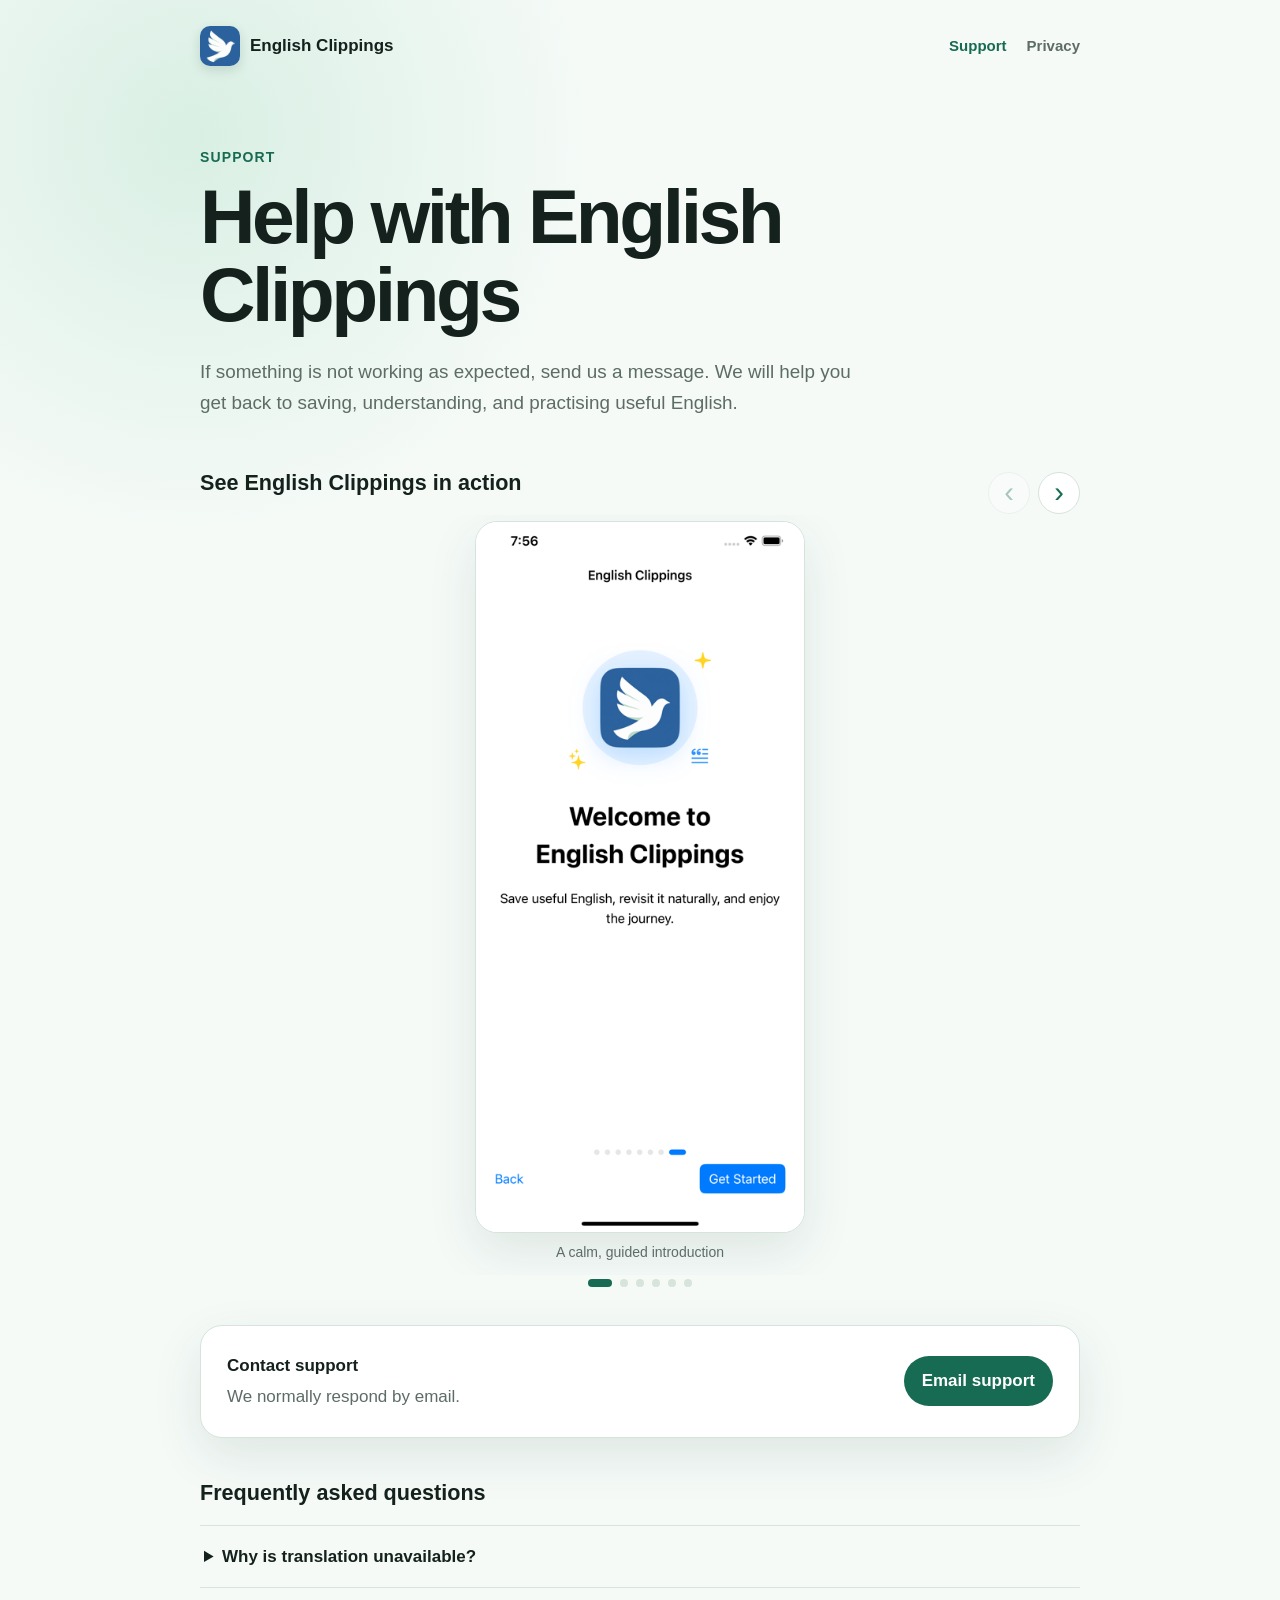
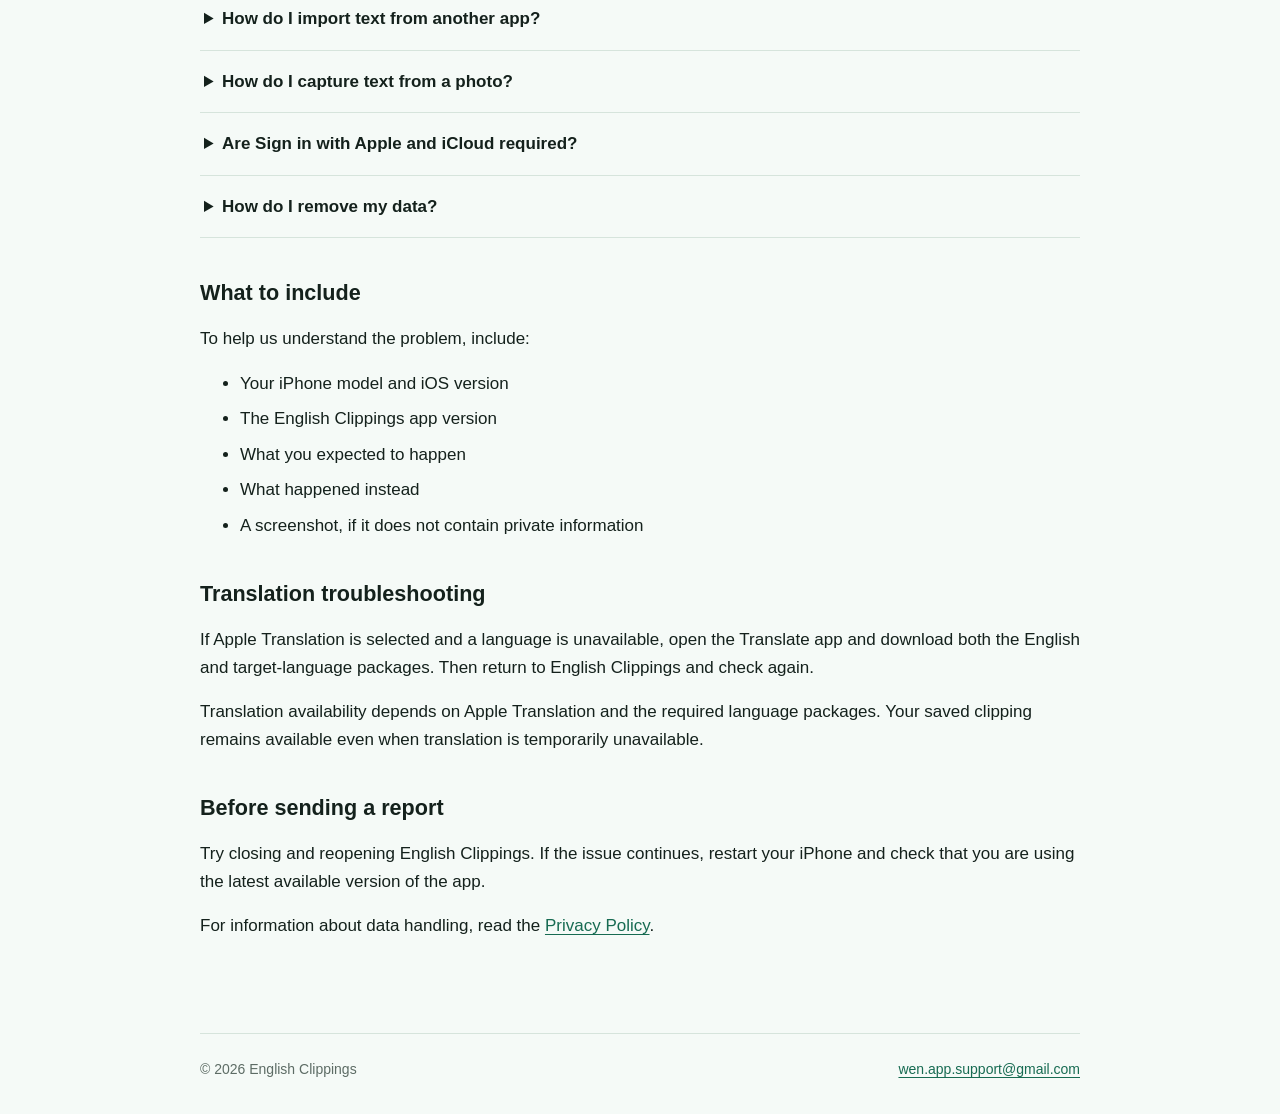
<file: index.html>
<!doctype html>
<html lang="en-AU">
  <head>
    <meta charset="utf-8">
    <meta name="viewport" content="width=device-width, initial-scale=1">
    <meta name="description" content="Get help with English Clippings.">
    <meta name="theme-color" content="#176b52">
    <meta property="og:type" content="website">
    <meta property="og:title" content="English Clippings">
    <meta property="og:description" content="Save useful English, understand highlighted words, and practise naturally.">
    <meta property="og:url" content="https://englishclippingsapp.github.io/">
    <meta property="og:image" content="https://englishclippingsapp.github.io/assets/app-icon.png">
    <meta name="twitter:card" content="summary">
    <link rel="icon" type="image/png" href="assets/app-icon.png">
    <link rel="stylesheet" href="assets/style.css">
    <script src="assets/gallery.js" defer></script>
    <title>Support · English Clippings</title>
  </head>
  <body>
    <header class="site-header">
      <a class="brand" href="./" aria-label="English Clippings support home"><img class="brand-mark" src="assets/app-icon.png" alt=""><span>English Clippings</span></a>
      <nav aria-label="Support navigation"><a href="./" aria-current="page">Support</a><a href="privacy/">Privacy</a></nav>
    </header>
    <main>
      <p class="eyebrow">Support</p>
      <h1>Help with English Clippings</h1>
      <p class="lede">If something is not working as expected, send us a message. We will help you get back to saving, understanding, and practising useful English.</p>
      <section class="screenshot-section" aria-labelledby="screenshots-title">
        <div class="gallery-heading">
          <h2 id="screenshots-title">See English Clippings in action</h2>
          <div class="gallery-controls" aria-label="Screenshot controls">
            <button class="gallery-button gallery-previous" type="button" aria-label="Previous screenshot">‹</button>
            <button class="gallery-button gallery-next" type="button" aria-label="Next screenshot">›</button>
          </div>
        </div>
        <div class="screenshot-gallery" tabindex="0" aria-label="App screenshots">
          <figure><img src="assets/welcome.png" alt="English Clippings welcome screen" loading="lazy"><figcaption>A calm, guided introduction</figcaption></figure>
          <figure><img src="assets/highlighted-definitions.png" alt="A clipping with highlighted words and dictionary definitions" loading="lazy"><figcaption>Highlight useful words and explore their definitions</figcaption></figure>
          <figure><img src="assets/translated-clipping.png" alt="A translated clipping with translated word definitions" loading="lazy"><figcaption>Read translations for clippings and definitions</figcaption></figure>
          <figure><img src="assets/text-scanning.png" alt="Selecting an area of a photo to extract English text" loading="lazy"><figcaption>Capture useful English from a photo</figcaption></figure>
          <figure><img src="assets/sticky-note.png" alt="A coloured sticky note being added to a clipping" loading="lazy"><figcaption>Add your own notes in a choice of colours</figcaption></figure>
          <figure><img src="assets/garden.png" alt="The learning garden with growing plants" loading="lazy"><figcaption>Watch remembered clippings grow in your garden</figcaption></figure>
        </div>
        <div class="gallery-dots" aria-label="Choose a screenshot"></div>
      </section>
      <section class="contact-card" aria-labelledby="contact-title">
        <div><strong id="contact-title">Contact support</strong><p>We normally respond by email.</p></div>
        <a class="button" href="mailto:wen.app.support@gmail.com?subject=English%20Clippings%20Support">Email support</a>
      </section>
      <section class="faq" aria-labelledby="faq-title">
        <h2 id="faq-title">Frequently asked questions</h2>
        <details>
          <summary>Why is translation unavailable?</summary>
          <p>If you use Apple Translation, open Apple's Translate app and download both the English and target-language packages. Return to English Clippings and check again. Your clipping remains saved while translation is unavailable.</p>
        </details>
        <details>
          <summary>How do I import text from another app?</summary>
          <p>Select the text, open the Share menu, and choose English Clippings. You can also use the Save to English Clippings action or configure the optional Shortcut shown during onboarding.</p>
        </details>
        <details>
          <summary>How do I capture text from a photo?</summary>
          <p>Tap the add button and choose the camera option. Take a photo or select one from your library, adjust the frame around the text you want, and tap Extract.</p>
        </details>
        <details>
          <summary>Are Sign in with Apple and iCloud required?</summary>
          <p>No. You can use English Clippings without signing in. Sign in and iCloud synchronization are optional features for identity and syncing between your devices.</p>
        </details>
        <details>
          <summary>How do I remove my data?</summary>
          <p>You can delete individual clippings in the app. To return the app to its initial state, use Reset in Settings; removing the app also removes local app data.</p>
        </details>
      </section>
      <h2>What to include</h2>
      <p>To help us understand the problem, include:</p>
      <ul><li>Your iPhone model and iOS version</li><li>The English Clippings app version</li><li>What you expected to happen</li><li>What happened instead</li><li>A screenshot, if it does not contain private information</li></ul>
      <h2>Translation troubleshooting</h2>
      <p>If Apple Translation is selected and a language is unavailable, open the Translate app and download both the English and target-language packages. Then return to English Clippings and check again.</p>
      <p>Translation availability depends on Apple Translation and the required language packages. Your saved clipping remains available even when translation is temporarily unavailable.</p>
      <h2>Before sending a report</h2>
      <p>Try closing and reopening English Clippings. If the issue continues, restart your iPhone and check that you are using the latest available version of the app.</p>
      <p>For information about data handling, read the <a href="privacy/">Privacy Policy</a>.</p>
    </main>
    <footer><span>© 2026 English Clippings</span><a href="mailto:wen.app.support@gmail.com">wen.app.support@gmail.com</a></footer>
  </body>
</html>
</file>
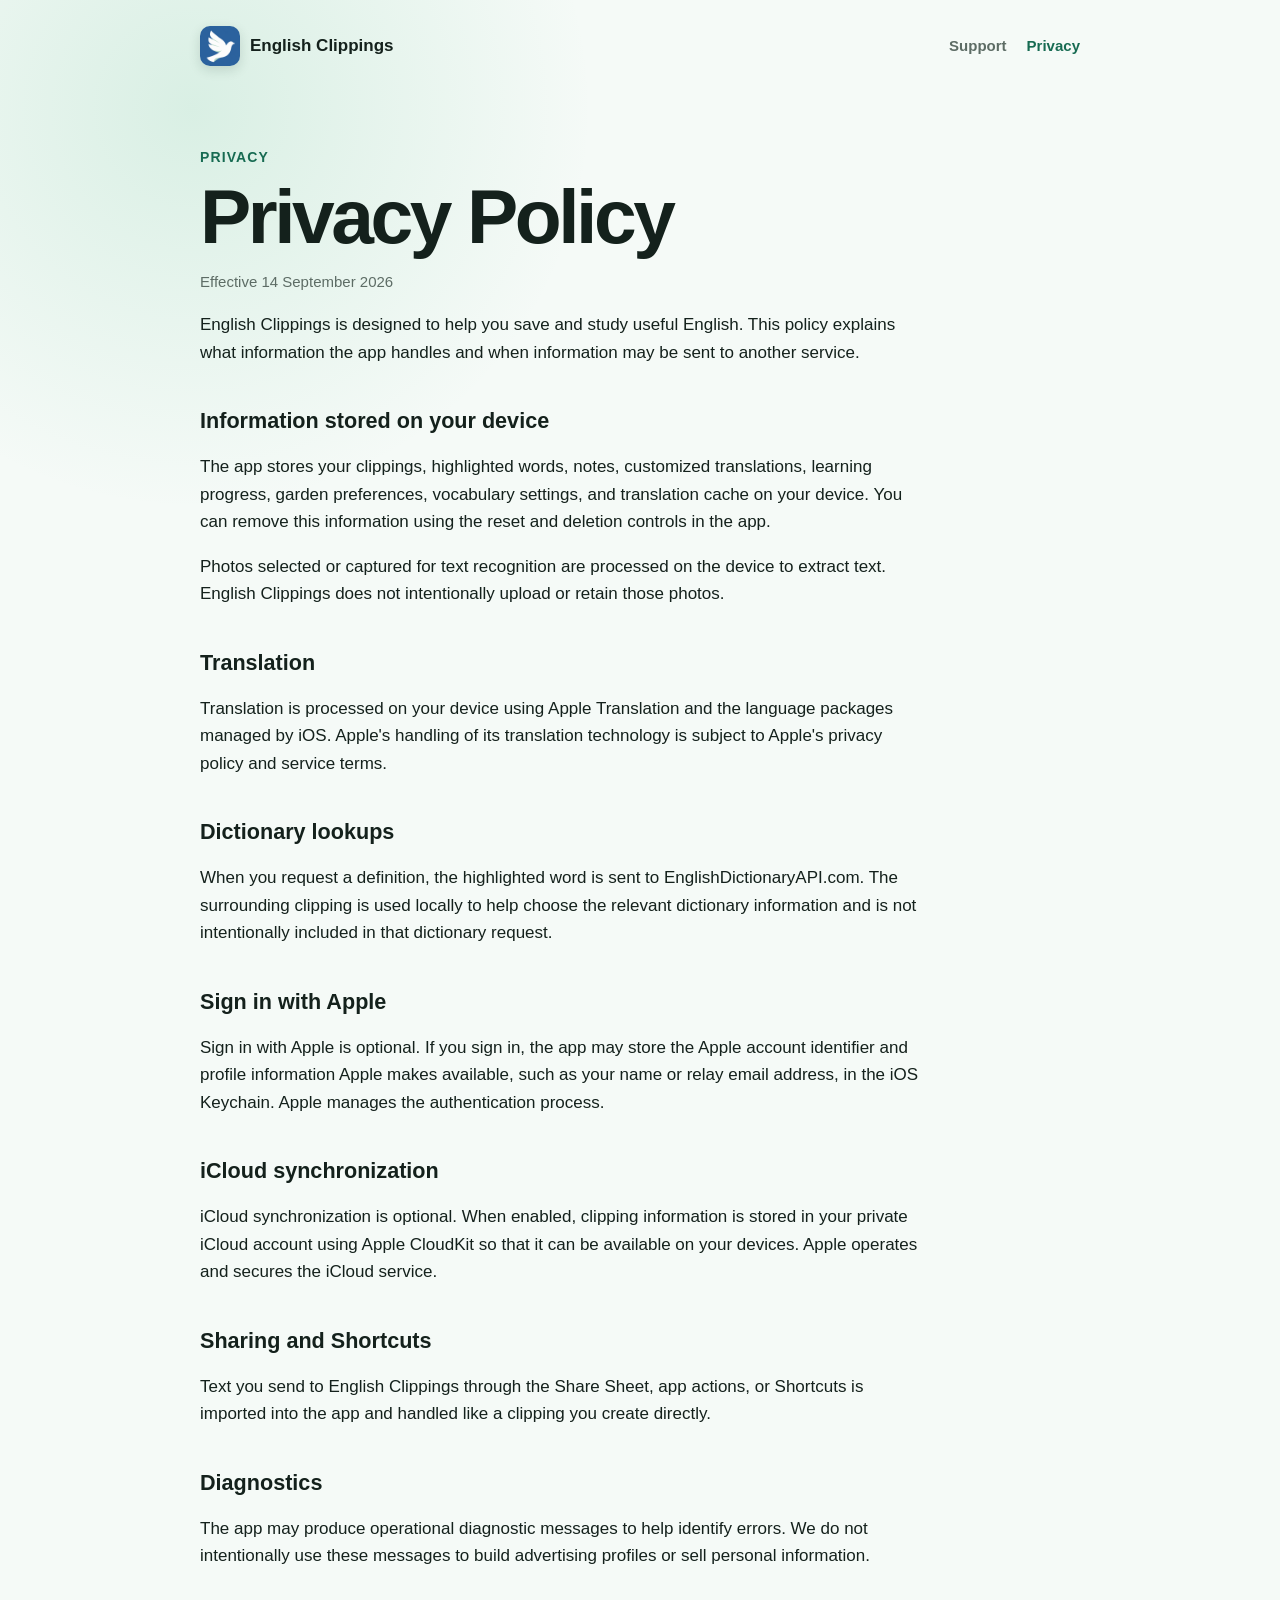
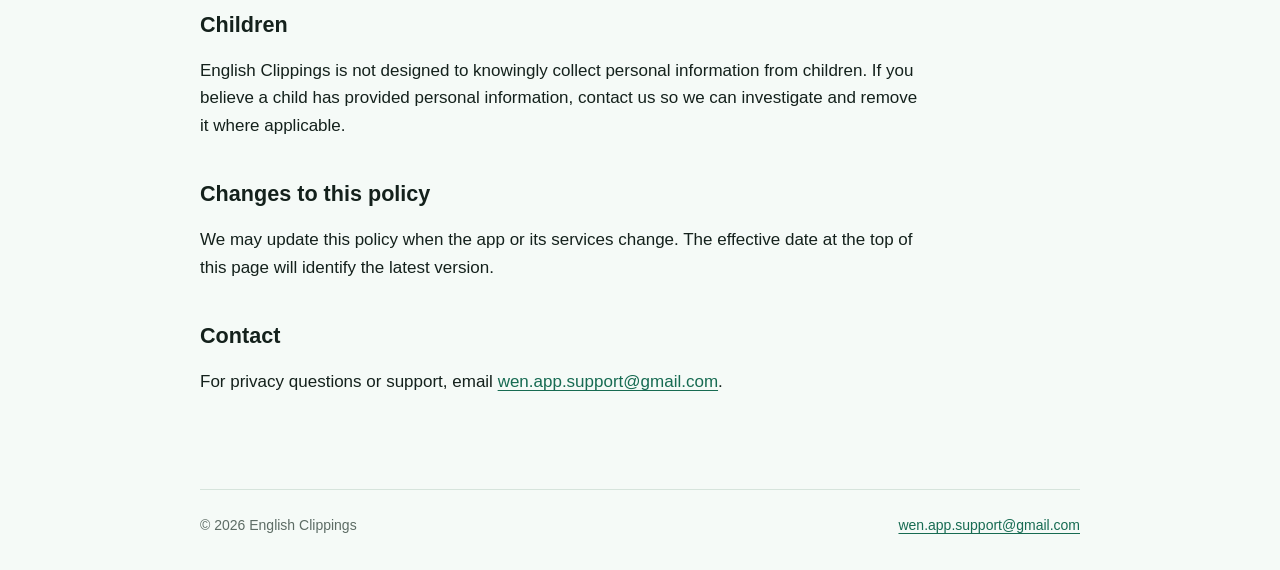
<file: privacy/index.html>
<!doctype html>
<html lang="en-AU">
  <head>
    <meta charset="utf-8">
    <meta name="viewport" content="width=device-width, initial-scale=1">
    <meta name="description" content="How English Clippings handles your information.">
    <meta name="theme-color" content="#176b52">
    <meta property="og:type" content="website">
    <meta property="og:title" content="English Clippings Privacy Policy">
    <meta property="og:description" content="How English Clippings handles your information.">
    <meta property="og:url" content="https://englishclippingsapp.github.io/privacy/">
    <meta property="og:image" content="https://englishclippingsapp.github.io/assets/app-icon.png">
    <meta name="twitter:card" content="summary">
    <link rel="icon" type="image/png" href="../assets/app-icon.png">
    <link rel="stylesheet" href="../assets/style.css">
    <title>Privacy Policy · English Clippings</title>
  </head>
  <body>
    <header class="site-header">
      <a class="brand" href="../" aria-label="English Clippings support home"><img class="brand-mark" src="../assets/app-icon.png" alt=""><span>English Clippings</span></a>
      <nav aria-label="Support navigation"><a href="../">Support</a><a href="./" aria-current="page">Privacy</a></nav>
    </header>
    <main>
      <p class="eyebrow">Privacy</p>
      <h1>Privacy Policy</h1>
      <p class="updated">Effective 14 September 2026</p>
      <div class="details">
        <p>English Clippings is designed to help you save and study useful English. This policy explains what information the app handles and when information may be sent to another service.</p>
        <h2>Information stored on your device</h2>
        <p>The app stores your clippings, highlighted words, notes, customized translations, learning progress, garden preferences, vocabulary settings, and translation cache on your device. You can remove this information using the reset and deletion controls in the app.</p>
        <p>Photos selected or captured for text recognition are processed on the device to extract text. English Clippings does not intentionally upload or retain those photos.</p>
        <h2>Translation</h2>
        <p>Translation is processed on your device using Apple Translation and the language packages managed by iOS. Apple's handling of its translation technology is subject to Apple's privacy policy and service terms.</p>
        <h2>Dictionary lookups</h2>
        <p>When you request a definition, the highlighted word is sent to EnglishDictionaryAPI.com. The surrounding clipping is used locally to help choose the relevant dictionary information and is not intentionally included in that dictionary request.</p>
        <h2>Sign in with Apple</h2>
        <p>Sign in with Apple is optional. If you sign in, the app may store the Apple account identifier and profile information Apple makes available, such as your name or relay email address, in the iOS Keychain. Apple manages the authentication process.</p>
        <h2>iCloud synchronization</h2>
        <p>iCloud synchronization is optional. When enabled, clipping information is stored in your private iCloud account using Apple CloudKit so that it can be available on your devices. Apple operates and secures the iCloud service.</p>
        <h2>Sharing and Shortcuts</h2>
        <p>Text you send to English Clippings through the Share Sheet, app actions, or Shortcuts is imported into the app and handled like a clipping you create directly.</p>
        <h2>Diagnostics</h2>
        <p>The app may produce operational diagnostic messages to help identify errors. We do not intentionally use these messages to build advertising profiles or sell personal information.</p>
        <h2>Children</h2>
        <p>English Clippings is not designed to knowingly collect personal information from children. If you believe a child has provided personal information, contact us so we can investigate and remove it where applicable.</p>
        <h2>Changes to this policy</h2>
        <p>We may update this policy when the app or its services change. The effective date at the top of this page will identify the latest version.</p>
        <h2>Contact</h2>
        <p>For privacy questions or support, email <a href="mailto:wen.app.support@gmail.com">wen.app.support@gmail.com</a>.</p>
      </div>
    </main>
    <footer><span>© 2026 English Clippings</span><a href="mailto:wen.app.support@gmail.com">wen.app.support@gmail.com</a></footer>
  </body>
</html>
</file>
<file: assets/style.css>
:root {
  color-scheme: light dark;
  --background: #f5faf7;
  --surface: #ffffff;
  --text: #14211c;
  --muted: #5d6c65;
  --accent: #176b52;
  --accent-soft: #dff2e9;
  --border: #d6e4dc;
  --shadow: 0 18px 50px rgba(26, 72, 55, 0.10);
}

* {
  box-sizing: border-box;
}

body {
  margin: 0;
  min-height: 100vh;
  background:
    radial-gradient(circle at 15% 5%, rgba(90, 190, 142, 0.18), transparent 25rem),
    var(--background);
  color: var(--text);
  font-family: -apple-system, BlinkMacSystemFont, "SF Pro Text", "Segoe UI", sans-serif;
  font-size: 17px;
  line-height: 1.62;
}

a {
  color: var(--accent);
  text-underline-offset: 0.18em;
}

.site-header,
main,
footer {
  width: min(92%, 880px);
  margin-inline: auto;
}

.site-header {
  display: flex;
  align-items: center;
  justify-content: space-between;
  gap: 24px;
  padding-block: 26px;
}

.brand {
  display: inline-flex;
  align-items: center;
  gap: 10px;
  color: var(--text);
  font-weight: 720;
  text-decoration: none;
}

.brand-mark {
  width: 40px;
  height: 40px;
  border-radius: 10px;
  object-fit: cover;
  box-shadow: 0 4px 12px rgba(20, 52, 40, 0.15);
}

nav {
  display: flex;
  gap: 20px;
}

nav a {
  color: var(--muted);
  font-size: 15px;
  font-weight: 620;
  text-decoration: none;
}

nav a[aria-current="page"] {
  color: var(--accent);
}

main {
  min-height: calc(100vh - 190px);
  padding-block: 54px 76px;
}

.eyebrow {
  margin: 0 0 8px;
  color: var(--accent);
  font-size: 14px;
  font-weight: 760;
  letter-spacing: 0.08em;
  text-transform: uppercase;
}

h1 {
  max-width: 720px;
  margin: 0;
  font-size: clamp(2.3rem, 7vw, 4.8rem);
  line-height: 1.02;
  letter-spacing: -0.045em;
}

h2 {
  margin-top: 42px;
  font-size: 1.35rem;
  line-height: 1.25;
}

.lede {
  max-width: 680px;
  margin: 24px 0 0;
  color: var(--muted);
  font-size: 1.18rem;
}

.screenshot-section {
  margin-top: 52px;
}

.screenshot-section h2 {
  margin-top: 0;
}

.gallery-heading {
  display: flex;
  align-items: center;
  justify-content: space-between;
  gap: 20px;
}

.gallery-controls {
  display: flex;
  gap: 8px;
}

.gallery-button {
  display: grid;
  width: 42px;
  height: 42px;
  padding: 0;
  place-items: center;
  border: 1px solid var(--border);
  border-radius: 50%;
  background: var(--surface);
  color: var(--accent);
  cursor: pointer;
  font: inherit;
  font-size: 29px;
  line-height: 1;
}

.gallery-button:disabled {
  cursor: default;
  opacity: 0.35;
}

.screenshot-gallery {
  display: flex;
  overflow-x: auto;
  padding: 6px 0 12px;
  scroll-snap-type: x mandatory;
  scroll-behavior: smooth;
  scrollbar-width: none;
}

.screenshot-gallery::-webkit-scrollbar {
  display: none;
}

.screenshot-gallery figure {
  display: flex;
  flex: 0 0 100%;
  align-items: center;
  flex-direction: column;
  margin: 0;
  padding: 0 54px;
  scroll-snap-align: start;
}

.screenshot-gallery img {
  display: block;
  width: min(100%, 330px);
  height: auto;
  border: 1px solid var(--border);
  border-radius: 22px;
  background: var(--surface);
  box-shadow: var(--shadow);
}

.screenshot-gallery figcaption {
  width: min(100%, 420px);
  margin-top: 10px;
  color: var(--muted);
  font-size: 14px;
  line-height: 1.4;
  text-align: center;
}

.gallery-dots {
  display: flex;
  justify-content: center;
  gap: 8px;
  margin-top: 4px;
}

.gallery-dot {
  width: 8px;
  height: 8px;
  padding: 0;
  border: 0;
  border-radius: 50%;
  background: var(--border);
  cursor: pointer;
}

.gallery-dot[aria-current="true"] {
  width: 24px;
  border-radius: 999px;
  background: var(--accent);
}

.contact-card {
  display: grid;
  grid-template-columns: 1fr auto;
  align-items: center;
  gap: 24px;
  margin-top: 38px;
  padding: 26px;
  border: 1px solid var(--border);
  border-radius: 22px;
  background: var(--surface);
  box-shadow: var(--shadow);
}

.contact-card p {
  margin: 4px 0 0;
  color: var(--muted);
}

.faq details {
  border-top: 1px solid var(--border);
}

.faq details:last-child {
  border-bottom: 1px solid var(--border);
}

.faq summary {
  padding: 17px 4px;
  font-weight: 680;
  cursor: pointer;
}

.faq details p {
  max-width: 720px;
  margin: -4px 4px 18px;
  color: var(--muted);
}

.button {
  display: inline-block;
  padding: 11px 18px;
  border-radius: 999px;
  background: var(--accent);
  color: white;
  font-weight: 680;
  text-decoration: none;
  white-space: nowrap;
}

.details {
  max-width: 720px;
}

li + li {
  margin-top: 8px;
}

.updated {
  color: var(--muted);
  font-size: 15px;
}

footer {
  display: flex;
  justify-content: space-between;
  gap: 20px;
  padding-block: 24px 34px;
  border-top: 1px solid var(--border);
  color: var(--muted);
  font-size: 14px;
}

@media (max-width: 620px) {
  .site-header,
  .contact-card,
  footer {
    align-items: flex-start;
    flex-direction: column;
  }

  .contact-card {
    display: flex;
  }

  main {
    padding-top: 34px;
  }

  .screenshot-gallery figure {
    padding-inline: 28px;
  }
}

@media (prefers-color-scheme: dark) {
  :root {
    --background: #0d1612;
    --surface: #15221c;
    --text: #eef7f2;
    --muted: #aabbb2;
    --accent: #78d7ae;
    --accent-soft: #17372a;
    --border: #2c4137;
    --shadow: 0 18px 50px rgba(0, 0, 0, 0.24);
  }

  .button {
    color: #092117;
  }
}
</file>
